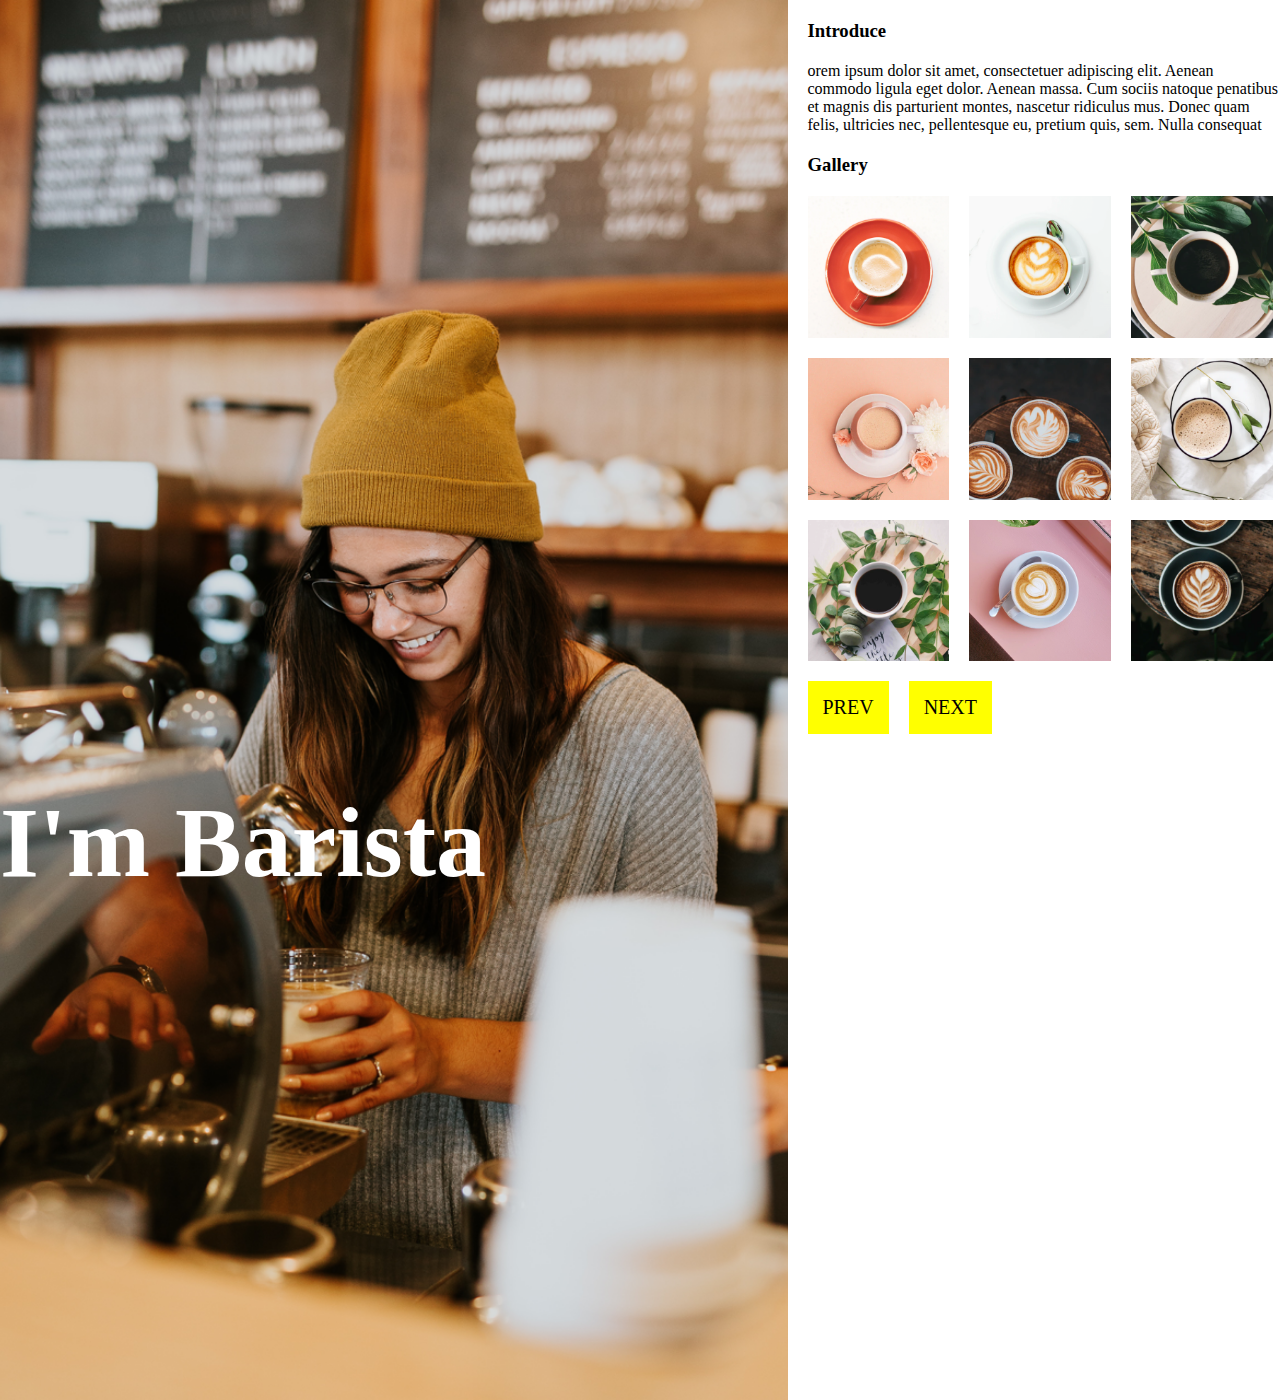
<file: cafe/index.html>
<!DOCTYPE html>
<html>
    <head>
        <title>Cafe</title>
        <link rel="stylesheet" href="style.css">
    </head>
    <body>
        <h1 class="cover-text">I'm Barista</h1>
        <main class="wrapper">
            <img class="cover" src="./images/cover.png" alt="cover">
                <div class="contents">
                    <h3 class="contents-text">Introduce</h3>
                    <p class="description">orem ipsum dolor sit amet, consectetuer adipiscing elit. Aenean commodo ligula eget dolor. 
                        Aenean massa. Cum sociis natoque penatibus et magnis dis 
                        parturient montes, nascetur ridiculus mus. Donec quam felis, ultricies nec,
                        pellentesque eu, pretium quis, sem. Nulla consequat
                    </p>
                    <h3 class="contents-text">Gallery</h3>
                    <ul class="l_row">
                        <li class="l_col">
                            <div class="box">
                                <img src="./images/photo_1.png" alt="#">
                            </div>
                        </li>
                        <li class="l_col">
                            <div class="box">
                                <img src="./images/photo_2.png" alt="#">
                            </div>
                        </li>
                        <li class="l_col">
                            <div class="box">
                                <img src="./images/photo_3.png" alt="#">
                            </div>
                        </li>
                        <li class="l_col">
                            <div class="box">
                                <img src="./images/photo_4.png" alt="#">
                            </div>
                        </li>
                        <li class="l_col">
                            <div class="box">
                                <img src="./images/photo_5.png" alt="#">
                            </div>
                        </li>
                        <li class="l_col">
                            <div class="box">
                                <img src="./images/photo_6.png" alt="#">
                            </div>
                        </li>
                        <li class="l_col">
                            <div class="box">
                                <img src="./images/photo_7.png" alt="#">
                            </div>
                        </li>
                        <li class="l_col">
                            <div class="box">
                                <img src="./images/photo_8.png" alt="#">
                            </div>
                        </li>
                        <li class="l_col">
                            <div class="box">
                                <img src="./images/photo_9.png" alt="#">
                            </div>
                        </li>
                    </ul>

                    <div class="l_row">
                        <div class= "contents-text button">
                            <div class="button-aticle">
                                PREV
                            </div>
                            <div class="button-aticle right">
                                NEXT
                            </div>
                        </div>
                    </div>
                </div>
        </main>
    </body>
</html>
</file>
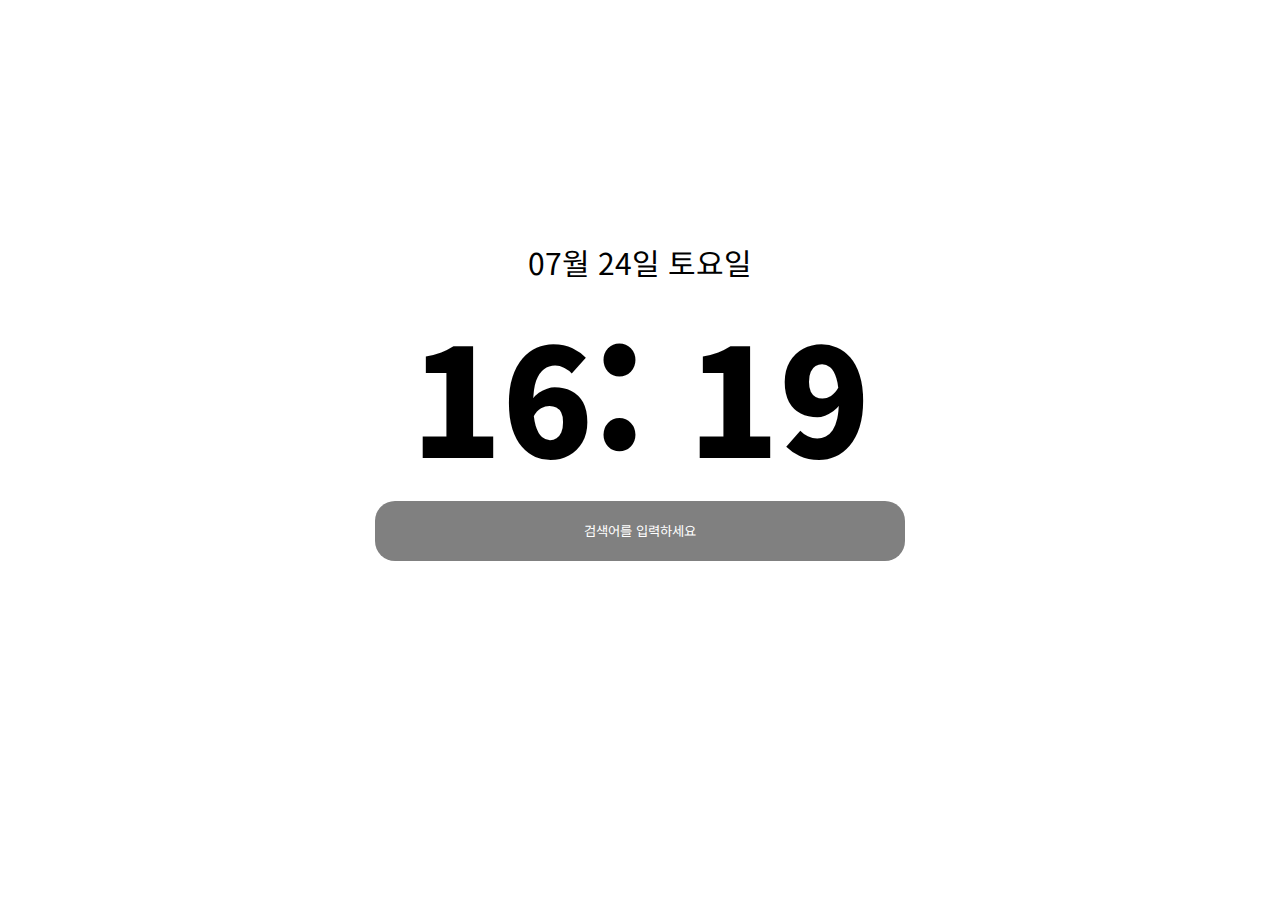
<file: Chrome extension/index.html>
<!DOCTYPE html>
<html lang="ko">
<head>
    <meta charset="UTF-8">
    <meta name="viewport" content="width=device-width, initial-scale=1.0">
    <link rel="preconnect" href="https://fonts.googleapis.com">
    <link href="https://fonts.googleapis.com/css2?family=Noto+Sans+KR:wght@300&display=swap" rel="stylesheet">
    <link rel="stylesheet" href="style.css">
    <title>test code</title>
</head>
<body>
    <!-- .main-wrapper -->
    <div class="main-container">
    <!-- section.wrapper -->
    <section class="wrapper">
        <div class="input-box">
            <div class="today-info">
                <div class="date">2023-10-20&금요일</div>
                <div class="time">9:57</div>
            </div>
            <div class="search">
            <input type="text" placeholder="검색어를 입력하세요" class="search-input"></div>
            </div>
    </section>
    <div class="quote"></div>
    </div>
    <script src="clock.js"></script>
    <script src="search.js"></script>
</body>
</html>
</file>
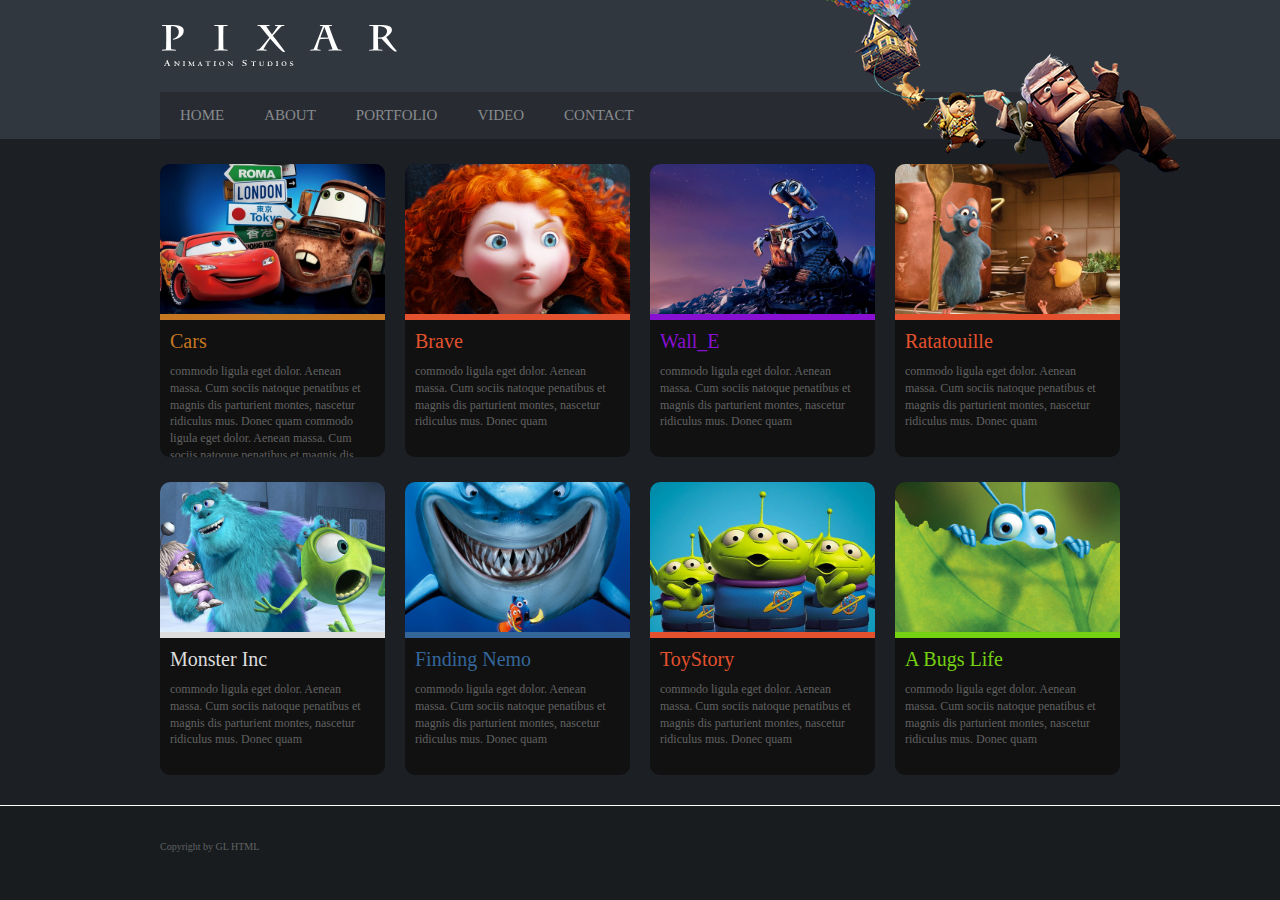
<file: pixar2/index.html>
<!DOCTYPE html>
<html>
    <head>
        <title>Responsive Pixar</title>
        <link rel="stylesheet" href="style.css">
    </head>
    <body>
        <header class="header">
            <div class="l_wrapper">
                <div class="header-inside">
                    <a href="#" class="header-logo">
                        <img class="header-logo" src="./images/header-logo.png" alt="header-logo">
                    </a>
                    <div class="header-point">
                        <img src="./images/header-point.png" alt="header-point">
                    </div>
                </div>
                    <ul class="header-nav">
                        <li class="lnb selected"><a href="#">HOME</a></li>
                        <li class="lnb"><a href="#">ABOUT</a></li>
                        <li class="lnb"><a href="#">PORTFOLIO</a></li>
                        <li class="lnb"><a href="#">VIDEO</a></li>
                        <li class="lnb"><a href="#">CONTACT</a></li>
                    </ul>
                </div>
        </header>
        <section class="contents">
            <div class="l_wrapper">
                <div class="contents">
                    <ul class="l_row">
                        <li class="l_col l_col_4_12 l_col_12_12" >
                           <div class="card">
                            <a href="page.html">
                                <div class="section-box">
                                    <img src="./images/pixar03.png" alt="cover">
                                    <div class="section-title orange">
                                        <h2 class="section-item">Cars</h2>
                                        <p class="section-description">
                                        commodo ligula eget dolor. Aenean massa. Cum sociis 
                                        natoque penatibus et magnis dis parturient montes, 
                                        nascetur ridiculus mus. Donec quam
                                        commodo ligula eget dolor. Aenean massa. Cum sociis 
                                        natoque penatibus et magnis dis parturient montes, 
                                        nascetur ridiculus mus. Donec quam
                                        </p>
                                    </div>
                                </div>
                            </a>
                           </div>
                        </li>
                        <li class="l_col">
                            <div class="card">
                                <div class="section-box">
                                    <img src="./images/pixar04.png" alt="cover">
                                    <div class="section-title red">
                                        <h2 class="section-item" >Brave</h2>
                                        <p class="section-description">
                                        commodo ligula eget dolor. Aenean massa. Cum sociis 
                                        natoque penatibus et magnis dis parturient montes, 
                                        nascetur ridiculus mus. Donec quam
                                        </p>
                                    </div>
                                </div>
                            </div>
                         </li>
                         <li class="l_col">
                            <div class="card">
                                <div class="section-box">
                                    <img src="./images/pixar05.png" alt="cover">
                                    <div class="section-title purple">          
                                        <h2 class="section-item">Wall_E</h2>
                                        <p class="section-description">
                                        commodo ligula eget dolor. Aenean massa. Cum sociis 
                                        natoque penatibus et magnis dis parturient montes, 
                                        nascetur ridiculus mus. Donec quam
                                        </p>
                                    </div>
                                </div>
                            </div>
                         </li>
                         <li class="l_col">
                            <div class="card">
                                <div class="section-box">
                                    <img src="./images/pixar06.png" alt="cover">
                                    <div class="section-title red">                                      
                                        <h2 class="section-item">Ratatouille</h2>
                                        <p class="section-description">
                                        commodo ligula eget dolor. Aenean massa. Cum sociis 
                                        natoque penatibus et magnis dis parturient montes, 
                                        nascetur ridiculus mus. Donec quam
                                        </p>
                                    </div>
                                </div>
                            </div>
                         </li>
                         <li class="l_col">
                            <div class="card">
                                <div class="section-box">
                                    <img src="./images/pixar07.png" alt="cover">
                                    <div class="section-title white">                                    
                                        <h2 class="section-item">Monster Inc</h2>
                                        <p class="section-description">
                                        commodo ligula eget dolor. Aenean massa. Cum sociis 
                                        natoque penatibus et magnis dis parturient montes, 
                                        nascetur ridiculus mus. Donec quam
                                        </p>
                                    </div>
                                </div>
                            </div>
                         </li>
                         <li class="l_col">
                             <div class="card">
                                <div class="section-box">
                                    <img src="./images/pixar08.png" alt="cover">
                                    <div class="section-title blue">                                      
                                        <h2 class="section-item">Finding Nemo</h2>
                                        <p class="section-description">
                                        commodo ligula eget dolor. Aenean massa. Cum sociis 
                                        natoque penatibus et magnis dis parturient montes, 
                                        nascetur ridiculus mus. Donec quam
                                        </p>
                                    </div>
                                </div>
                             </div>
                          </li>
                          <li class="l_col">
                             <div class="card">
                                <div class="section-box">
                                    <img src="./images/pixar09.png" alt="cover">
                                    <div class="section-title red">                                  
                                        <h2 class="section-item">ToyStory</h2>
                                        <p class="section-description">
                                        commodo ligula eget dolor. Aenean massa. Cum sociis 
                                        natoque penatibus et magnis dis parturient montes, 
                                        nascetur ridiculus mus. Donec quam
                                        </p>
                                    </div>
                                </div>
                             </div>
                          </li>
                          <li class="l_col">
                             <div class="card">
                                <div class="section-box">
                                    <img src="./images/pixar10.png" alt="cover">
                                    <div class="section-title green">
                                        <h2 class="section-item">A Bugs Life</h2>
                                        <p class="section-description">
                                        commodo ligula eget dolor. Aenean massa. Cum sociis 
                                        natoque penatibus et magnis dis parturient montes, 
                                        nascetur ridiculus mus. Donec quam
                                        </p>
                                    </div>
                                </div>
                             </div>
                          </li>
                    </ul>
                </div>
            </div>
        </section>
        <footer class="footer">
            <div class="l_wrapper">
                Copyright by GL HTML
            </div>
        </footer>
    </body>
</html>
</file>
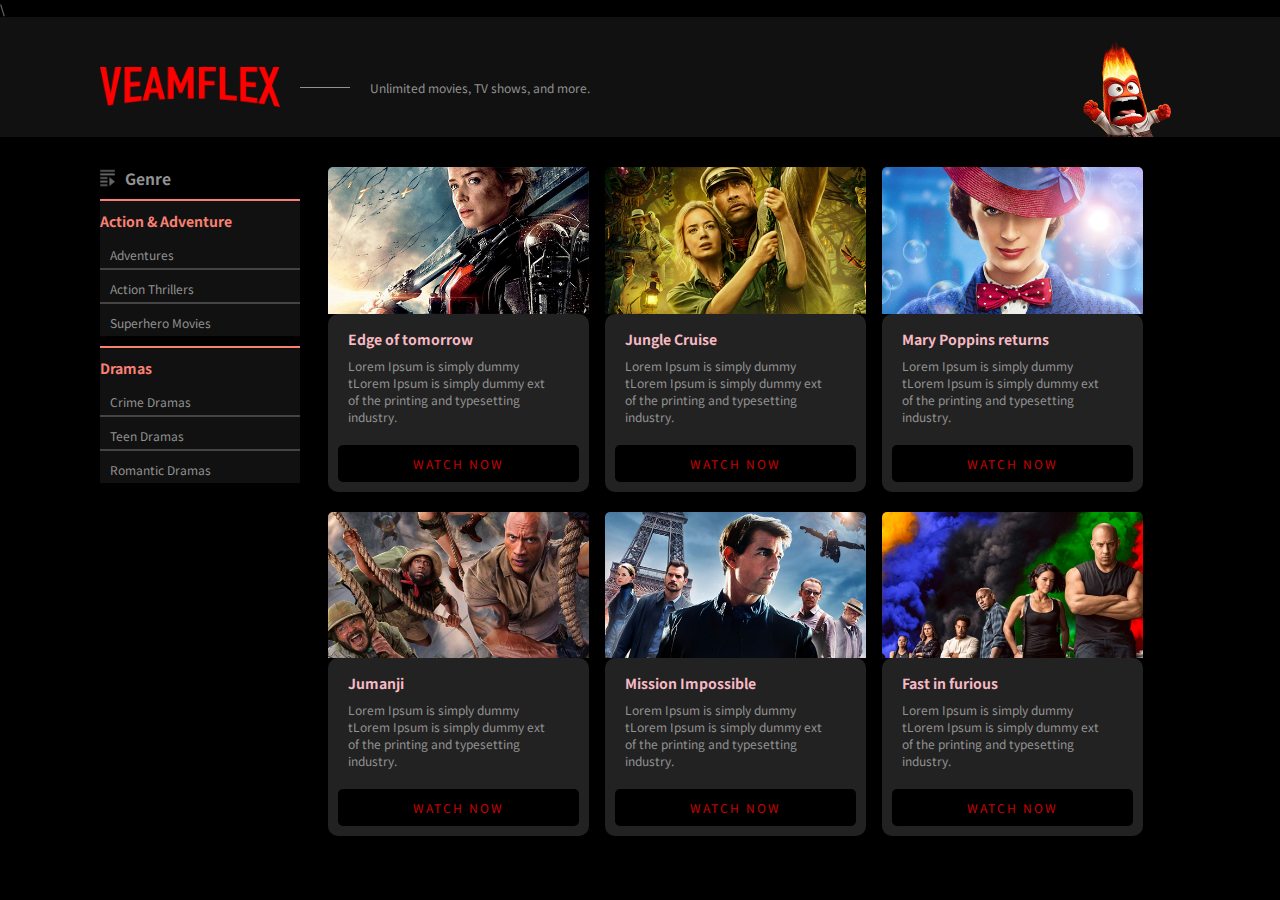
<file: veamflex/index.html>
\<!DOCTYPE html>
<html>
    <head>
		<meta charset="UTF-8">
        <title>VEAMFLEX</title>
        <link rel="stylesheet" href="style.css">
        <link rel="preconnect" href="https://fonts.googleapis.com">
        <link rel="preconnect" href="https://fonts.gstatic.com" crossorigin>
        <link href="https://fonts.googleapis.com/css2?family=Noto+Sans+KR:wght@400;700&display=swap" rel="stylesheet">
    </head>
    <body>
        <!-- header -->
        <main class="header">
            <div class="l_wrapper">
                <div class="header-inside">
                    <div class="logo"><a href="#"><img src="./images/logo.png" alt="logo"></a></div>
                    <p class="description">Unlimited movies, TV shows, and more.</p>
                    <img class="anger" src="./images/anger.png" alt="#">
                </div>
            </div>
        </main>
        <section class="container">
            <div class="l_wrapper">
                <div class="container-contents">
                    <!-- menubar -->
                    <div class="container-side">
                        <div class="genre">
                            <img class="icon" src="./images/icon.png" alt="icon">
                            <a href="#"><h2 class="genre-title">Genre</h2></a>
                        </div>
                            <ul class="menu">
                              <a href="#"><h3 class="title">Action & Adventure</h3></a>
                                <li class="item">Adventures</li>
                                <li class="item">Action Thrillers</li>
                                <li class="item border">Superhero Movies</li>
                            </ul>
                            <ul class="menu">
                                <a href="#"><h3 class="title">Dramas</h3></a>
                                <li class="item">Crime Dramas</li>
                                <li class="item">Teen Dramas</li>
                                <li class="item border">Romantic Dramas</li>
                            </ul>
                    </div>
                    <!-- contents -->
                    <div class="l_contents">
                        <div class="box">
                            <div class="contents-box">
                                <a href="#"><img class="cover" src="./images/cover001.png" alt="#"></a>
                                <div class="card">
                                    <div class="article">
                                        <h4 class="card-title">Edge of tomorrow</h4>
                                        <p> Lorem Ipsum is simply dummy tLorem Ipsum is simply 
                                            dummy ext of the printing and typesetting industry.
                                        </p>
                                    </div>
                                    <a href="#"><span>WATCH NOW</span></a>
                                </div>
                            </div>
                            <div class="contents-box">
                                <a href="#"><img class="cover" src="./images/cover002.png" alt="#"></a>
                                <div class="card">
                                    <div class="article">
                                        <h4 class="card-title">Jungle Cruise</h4>
                                        <p> Lorem Ipsum is simply dummy tLorem Ipsum is simply 
                                            dummy ext of the printing and typesetting industry.
                                        </p> 
                                    </div>
                                    <a href="#"><span>WATCH NOW</span></a>
                                </div>
                            </div>
                            <div class="contents-box">
                                <a href="#"><img class="cover" src="./images/cover003.png" alt="#"></a>
                                <div class="card">
                                    <div class="article">
                                        <h4 class="card-title">Mary Poppins returns</h4>
                                        <p> Lorem Ipsum is simply dummy tLorem Ipsum is simply 
                                            dummy ext of the printing and typesetting industry.
                                        </p>
                                    </div>
                                    <a href="#"><span>WATCH NOW</span></a>
                                </div>
                            </div>
                            <div class="contents-box">
                                <a href="#"><img class="cover" src="./images/cover004.png" alt="#"></a>
                                <div class="card">
                                    <div class="article">
                                        <h4 class="card-title">Jumanji</h4>
                                        <p> Lorem Ipsum is simply dummy tLorem Ipsum is simply 
                                            dummy ext of the printing and typesetting industry.
                                        </p>
                                    </div>
                                    <a href="#"><span>WATCH NOW</span></a>
                                </div>
                            </div>
                            <div class="contents-box">
                                <a href="#"><img class="cover" src="./images/cover005.png" alt="#"></a>
                                <div class="card">
                                    <div class="article">
                                        <h4 class="card-title">Mission Impossible</h4>
                                        <p> Lorem Ipsum is simply dummy tLorem Ipsum is simply 
                                            dummy ext of the printing and typesetting industry.
                                        </p>
                                    </div>
                                    <a href="#"><span>WATCH NOW</span></a>
                                </div>
                            </div>
                            <div class="contents-box">
                                <a href="#"><img class="cover" src="./images/cover006.png" alt="#"></a>
                                <div class="card">
                                    <div class="article">
                                        <h4 class="card-title">Fast in furious</h4>
                                        <p> Lorem Ipsum is simply dummy tLorem Ipsum is simply 
                                            dummy ext of the printing and typesetting industry.
                                        </p>
                                    </div>
                                    <a href="#"><span>WATCH NOW</span></a>
                                </div>
                            </div>
                        </div>
                    </div>
                </div>
            </div>
        </section>
    </body>
</html>
</file>
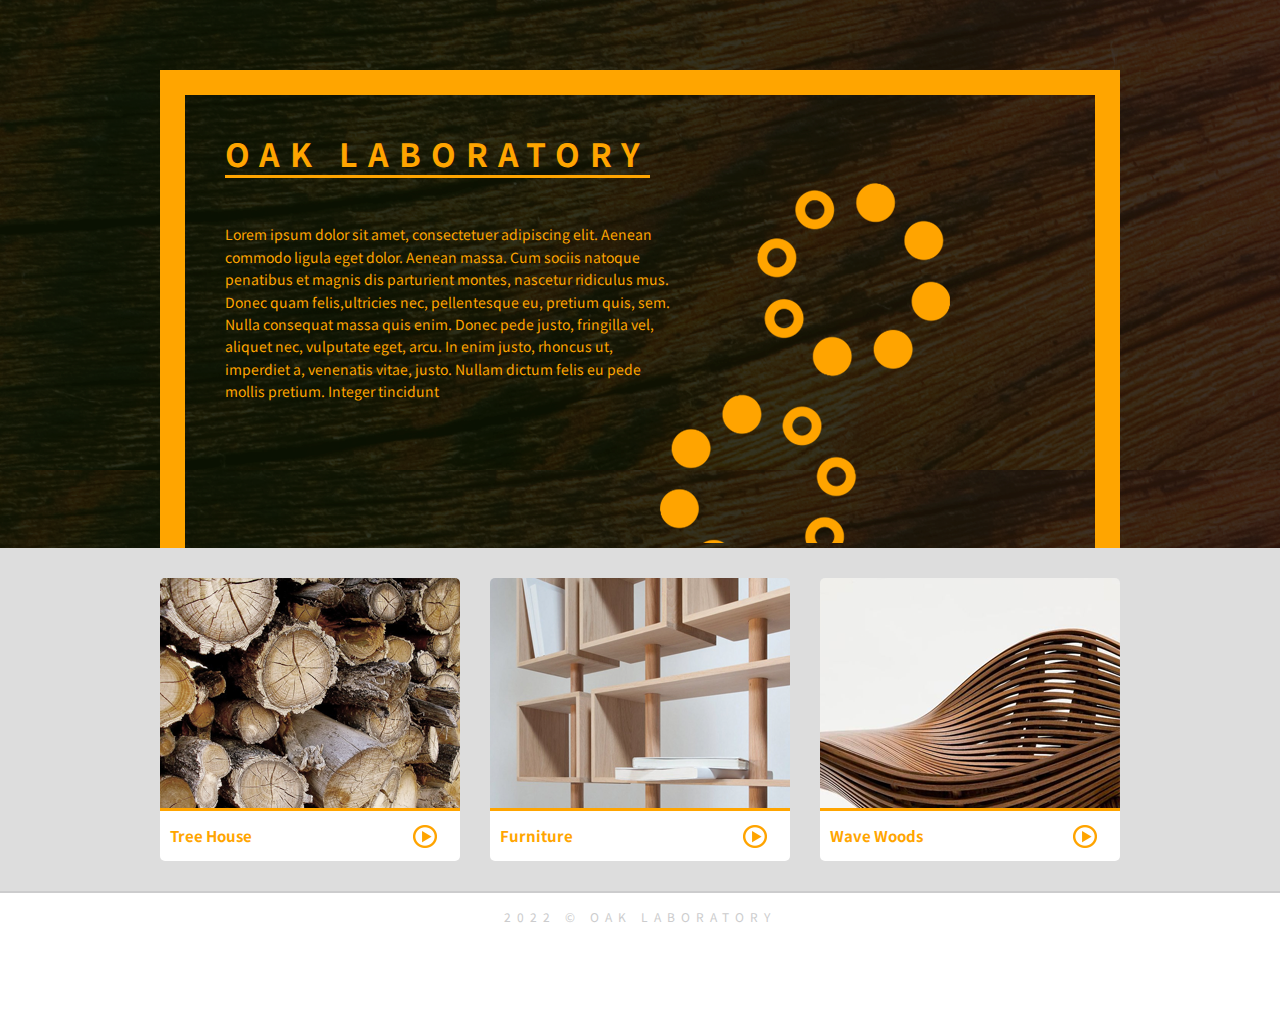
<file: wood/index.html>
<!DOCTYPE html>
<html>
    <head>
        <meta charset="utf-8">
        <title>WOOD</title>
        <link rel="stylesheet" href="style.css">
        <link rel="preconnect" href="https://fonts.googleapis.com">
        <link rel="preconnect" href="https://fonts.gstatic.com" crossorigin>
        <link href="https://fonts.googleapis.com/css2?family=Noto+Sans+KR:wght@400;@900display=swap" rel="stylesheet">
    </head>
    <body>
        <main class="header">
            <div class="wrapper">
                <div class="box">
                    <div class="header-box">
                        <h1 class="header-title">OAK LABORATORY</h1>
                        <p class="description">
                            Lorem ipsum dolor sit amet, consectetuer adipiscing elit. Aenean 
                            commodo ligula eget dolor. Aenean massa. Cum sociis natoque
                            penatibus et magnis dis parturient montes, nascetur ridiculus mus.
                            Donec quam felis,ultricies nec, pellentesque eu, pretium quis, sem.
                            Nulla consequat massa quis enim. Donec pede justo, fringilla vel, 
                            aliquet nec, vulputate eget, arcu. In enim justo, rhoncus ut,
                            imperdiet a, venenatis vitae, justo. Nullam dictum felis eu pede
                            mollis pretium. Integer tincidunt
                        </p>
                    </div>
                </div>
            </div>
        </main>
        <section class="contents">
            <div class="wrapper"> 
                <div class="container">
                    <div class="container-box">
                        <img class="cover" src="./images/type-a.png" alt="cover">
                        <div class="item">
                        <h2>Tree House</h2>
                            <img src="./images/play.png" alt="#">
                        </div>
                    </div>
                    <div class="container-box">
                        <img class="cover" src="./images/type-b.png" alt="cover">
                        <div class="item">
                            <h2>Furniture</h2>
                            <img src="./images/play.png" alt="#">
                        </div>
                    </div>
                    <div class="container-box">
                        <img class="cover" src="./images/type-c.png" alt="cover">
                        <div class="item">
                            <h2>Wave Woods</h2>
                            <img src="./images/play.png" alt="#">
                        </div>
                    </div>
                </div>
            </div>        
        </section>   
        <footer class="footer">
            <div class="wrapper">
                2022 © OAK LABORATORY
            </div>
        </footer>
    </body>
</html>
</file>
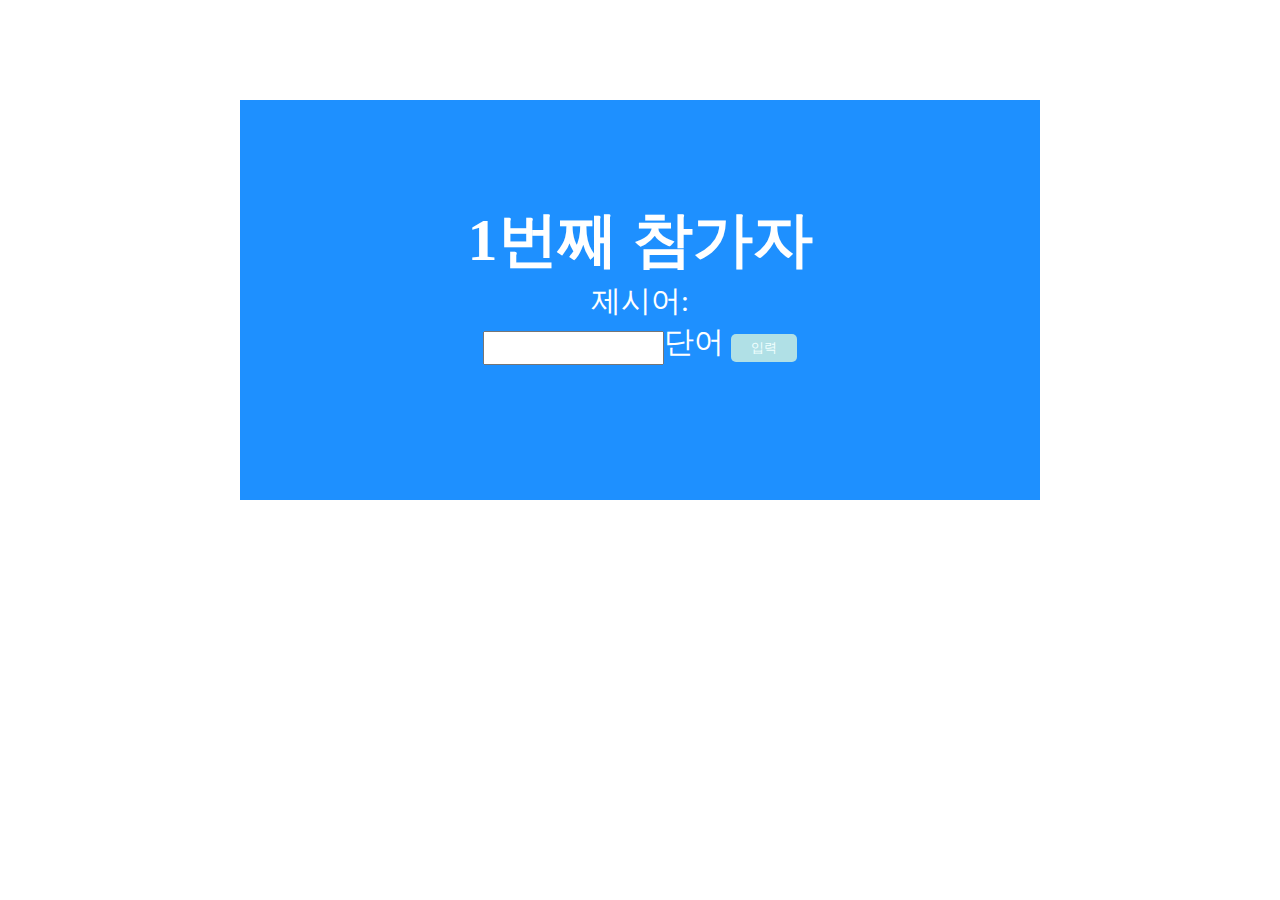
<file: 끝말잇기/index.html>
<!DOCTYPE html>
<html lang="ko">
<head>
    <meta charset="UTF-8">
    <meta http-equiv="X-UA-Compatible" content="IE=edge">
    <meta name="viewport" content="width=device-width, initial-scale=1.0">
    <link rel="stylesheet" href="./style.css">
    <!-- <script src="https://code.jquery.com/jquery-3.4.1.js"></script> -->
    <title>끝말잇기 연습</title>
</head>
<body>
  <!-- section -->
  <section class="contents">
    <!-- l_warpper -->
    <div class="wrapper">
      <div class="box">
        <div class="user-box">
          <h1 class="user"><span id="order">1</span>번째 참가자</h1>
          <div>
            제시어:
            <span id="word"></span>
          </div>
          <input id="input" type="text">단어
          <button class="btn">입력</button>
        </div>
      </div>
    </div>
  </section>
  <script src="function.js"></script>
</body>
</html>
</file>
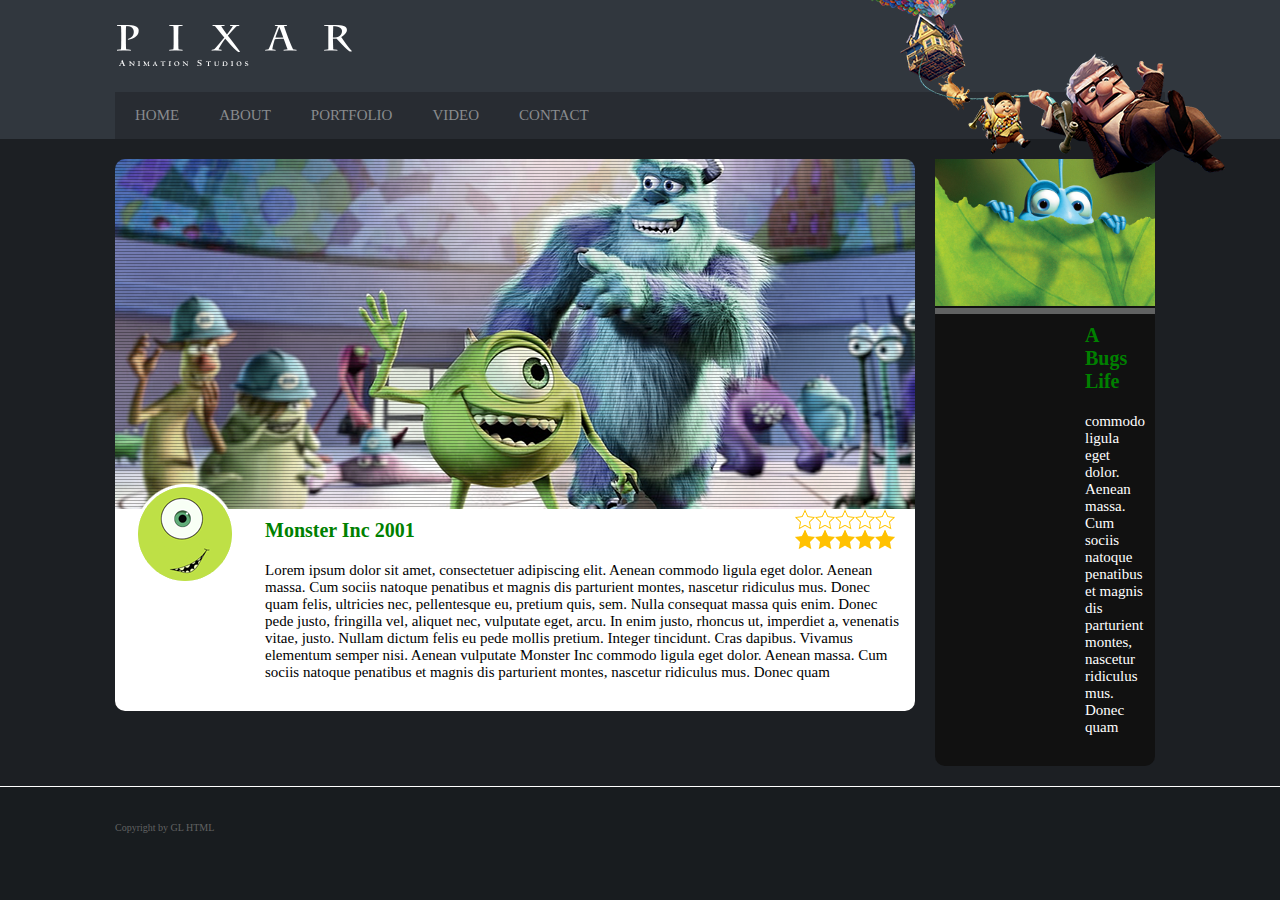
<file: pixar2/page.html>
<!DOCTYPE html>
<html>
    <head>
        <title>Responsive Pixar</title>
        <link rel="stylesheet" href="stylepage.css">
    </head>
    <body>
        <header class="header">
            <div class="l_wrapper">
                <div class="header-inside">
                    <a href="#" class="header-logo">
                        <img class="header-logo" src="./images/header-logo.png" alt="header-logo">
                    </a>
                    <div class="header-point">
                        <img src="./images/header-point.png" alt="header-point">
                    </div>
                </div>
                    <ul class="header-nav">
                        <li class="lnb selected"><a href="#">HOME</a></li>
                        <li class="lnb"><a href="#">ABOUT</a></li>
                        <li class="lnb"><a href="#">PORTFOLIO</a></li>
                        <li class="lnb"><a href="#">VIDEO</a></li>
                        <li class="lnb"><a href="#">CONTACT</a></li>
                    </ul>
                </div>
        </header>
        <section class="contents">
            <div class="l_wrapper">
              <div class="contents">
                <div class="l_row">
                    <li class="l_col" >
                        <div class="main">
                            <img src="./images/cover01.png" alt="cover">
                            <div class="card">
                                <img class="section-icon" src="./images/icon01.png" alt="icon">
                                <div class="section-box">
                                    <img class="star" src="./images/star.png" alt="star">
                                    <div class="section-title white">
                                        <h2 class="section-item">Monster Inc <span>2001</span></h2>
                                        <p class="section-description">
                                            Lorem ipsum dolor sit amet, consectetuer adipiscing elit. Aenean commodo ligula eget dolor. Aenean massa.
                                             Cum sociis natoque penatibus et magnis dis parturient montes, nascetur ridiculus mus. Donec quam felis, ultricies nec, 
                                             pellentesque eu, pretium quis, sem. Nulla consequat massa quis enim. Donec pede justo, fringilla vel, aliquet nec, vulputate eget, arcu.
                                              In enim justo, rhoncus ut, imperdiet a, venenatis vitae, justo. Nullam dictum felis eu pede mollis pretium. Integer tincidunt. Cras dapibus. 
                                              Vivamus elementum semper nisi. Aenean vulputate Monster Inc
                                             commodo ligula eget dolor. Aenean massa. Cum sociis natoque penatibus et magnis dis parturient montes, nascetur ridiculus mus. Donec quam
                                        </p>
                                    </div>
                                </div>
                           </div>
                        </div>
                        <div class="aticle">
                            <div class="section-box">
                                <img class="aticle-img" src="./images/pixar10.png" alt="cover">
                                <div class="section-title green">
                                    <h2 class="section-item">A Bugs Life</h2>
                                    <p class="section-description">
                                    commodo ligula eget dolor. Aenean massa. Cum sociis 
                                    natoque penatibus et magnis dis parturient montes, 
                                    nascetur ridiculus mus. Donec quam
                                    </p>
                                </div>
                            </div>
                         </div>
                    </li>
                </div>
              </div>
            </div>
        </section>
        <footer class="footer">
            <div class="l_wrapper">
                Copyright by GL HTML
            </div>
        </footer>
    </body>
</html>
</file>
<file: veamflex/style.css>
* {
    margin: 0;
    padding: 0;
    color:#929292;
}

a {
    list-style: none;
    text-decoration: none;
}

ul,li{
    text-decoration: none;
    list-style: none;
}

img {
    vertical-align: top;
    max-width: 100%;

}

:root {
    font-size: 12px;
    font-family: 'Noto Sans KR', sans-serif;
}

/* Layouts */
.l_wrapper {
    max-width: 1080px;
    margin: 0 auto;
}

/* Component */
body {
    background-color: black;
}

/* header */
.header {
    background-color: #111111;
}

.header-inside {
    display: flex;
    align-items: center;
    gap: 20px;
    padding-top: 20px;
}

.logo {
    flex-basis: 180px;
}

.description::before {
    content: '';
    width: 50px;
    height: 1px;
    background-color: currentColor;
}

p.description {
    display: flex;
    align-items: center;
    gap: 20px;
}

.anger {
    flex-basis: 100px;
    width: 100px;
    margin-bottom: auto;
    margin-left: auto;
}

/* section-menu */

.container {
    margin: 30px 0;
}

.container-contents {
    display: flex;
    gap: 20px;
}

.container-side {
    flex-basis: 200px;
    flex-shrink: 0;
}

.genre {
    display: flex;
    max-width: 15px;
    flex-shrink: 0;
    font-size: 12px;
    gap: 10px;
}

.genre-title {
    font-size: 1.3em;
}

.menu {
    background-color: #111111;
    border-top: 2px solid #FA8073;
    margin:10px 0
}

.title {
    color: #FA8073;
    margin: 10px 0 15px 0;
}

.item {
    color: #929292;
    border-bottom: 2px solid #444444;
    padding: 0 0 5px 10px;
    margin-bottom: 10px;
}

.item.border {
    border-bottom: none;
}

/* section-contents */

.box {
    display: flex;
    flex-wrap: wrap;
    row-gap: 20px;
    flex-grow: 1;
}

.contents-box {
    width: 30.333333%;
    padding: 0 8px;
}

.cover {
    border-radius: 5px 5px 0 0;
    overflow: hidden;

}

.card {
    padding: 15px 30px 10px 10px;
    background-color: #222222;
    border-radius: 10px;
}

.card-title {
    color: #F7BAC4;
    font-size: 14px;
    padding-bottom: 8px;
}

.article {
    padding-left: 10px;
}

span {
    background-color: black;
    color: #f00C;
    margin-top: 20px;
    padding: 10px;
    display: block;
    text-align: center;
    border-radius: 5px;
    width: 100%;
    letter-spacing: 2px;
}

@media (max-width:768px) {
    .contents-box {
         width: 100%;
    }
    /* .container {
        padding: 20px;
    } */
    }
</file>
<file: wood/style.css>
* {
    margin: 0;
    padding: 0;
}

:root {
    font-family: 'Noto Sans KR', sans-serif;
}

.wrapper {
    margin: 0 auto;
    max-width: 960px;
}

/* header */
.header {
    color: aliceblue;
    background-image: url(./images/header-bg.png);
    padding-top: 70px;
}

.box {
    border-width: 25px 25px 0 25px;
    border-style: solid;
    color: orange;
    border-color: currentColor;
    padding: 20px 0 0 40px;
 
}

.header-box::after {
    content: '';
    background-image: url(./images/container-bg.png);
    background-repeat: no-repeat;
    width: 300px;
    height: 360px;
    display: inline-block;
    position: relative;
    left: 50%;
    margin-top: -220px;
}

.header-title {
    margin:15px 0 25px 0;
    letter-spacing: 10px;
    text-decoration: underline;
    text-underline-offset: 8px;
}

.description {
    line-height: 1.6em;
    font-size: 14px;
    white-space: 1.5em;
    white-space:pre-line;
}

/* section */
.contents {
    background-color: #DDDDDD;
}

.container {
    padding: 30px 0;
    display: flex;
    gap: 30px;
}

.cover {
    vertical-align: top;
}

.container-box {
    border-radius: 5px;
    overflow: hidden;
}

.item {
    background-color: #FFFFFF;
    display: flex;
    color: orange;
    border-top: 3px solid currentColor ;
    font-size: 10px;
    align-items: center;
    justify-content: space-between;
    padding: 0 10px;
}

/* footer */
.footer {
  color: #CCCCCD;
  text-align: center;
  letter-spacing:0.5em;
  font-size: 12px;
  border-top: 2px solid currentColor;
  padding: 15px 0 100px 0 ;
 
}
</file>
<file: 끝말잇기/style.css>
* {
    margin: 0;
    padding: 0;
}

button {
    background: inherit; 
    border:none; 
    box-shadow:none;
    border-radius:0;
    padding:0;
    overflow:visible;
    cursor:pointer;
}

.wrapper {
    max-width: 800px;
    margin: 100px auto;
}

.box {
    text-align: center;
    font-size: 30px;
    height: 400px;
    background-color: dodgerblue;
    color: white;
}

.user-box {
    padding: 100px;
}

input {
    height: 30px;
}

.btn {
    background-color: powderblue;
    border-radius: 5px;
    padding: 5px 20px;
    color: azure;
}
</file>
<file: cafe/style.css>
/* Resets */
* {
    margin: 0;
    padding: 0;
    list-style: none;
    text-decoration: none;
}

img {
    max-width: 100%;
    vertical-align: top;
    object-fit: cover;
}

/* Layout */
.wrapper {
    display: flex;
    gap: 20px;
}

.l_row {
    max-width: 1200px;
    display: flex;
    flex-wrap: wrap;
    gap: 20px;
}

.l_col {
    max-width: 30%;
    box-sizing: border-box;
}

/* Component */
.cover-text {
    position: absolute;
    bottom: 0;
    color: white;
    font-size: 100px;
}

.cover {
    max-height: 1400px;
    aspect-ratio: 9 / 16;
}

.contents-text {
    padding: 20px 0;
}

.contents-text.button {
    font-size: 20px;
    display: flex;
    gap: 20px;
    
}

.button-aticle {
      background-color: yellow;
      padding: 15px;
}

.button-aticle.right {
    text-align: right;
}
</file>
<file: Chrome extension/style.css>
/* reset */
* {
    margin: 0 auto;
    padding: 0;
    font-family: 'Noto Sans KR', sans-serif;
    border: inherit;
}

body {
    background-image: url(https://images.unsplash.com/photo-1495360010541-f48722b34f7d?auto=format&fit=crop&q=80&w=1936&ixlib=rb-4.0.3&ixid=M3wxMjA3fDB8MHxwaG90by1wYWdlfHx8fGVufDB8fHx8fA%3D%3D);
    background-repeat: no-repeat;
    background-size: cover;
}
.main-container {
    margin: 50px auto;
    max-width: 500px;
    /* background-color: darkorchid; */
}

section.wrapper {
   min-height: 700px;
    display: flex;
    justify-content: center;
    align-items: center;
    text-align: center;   
}

.today-info {
    /* background-color: aquamarine; */
}

.date {
    font-size: 30px;
    /* background-color: darkorchid; */
}

.time {
    font-size: 150px;
    font-weight: 900; 
    border-radius: 20px;
}

.search-input {
    min-width: 530px;
    min-height: 60px;
    color: white;
    border-radius: 20px;
    background-color: gray;
    text-align: center;
}
.search-input::placeholder {
    color: white;
}
</file>
<file: pixar2/style.css>
/* Resets */
* {
    margin: 0;
    padding: 0;
    list-style: none;
    text-decoration:none;
    outline: none
}


/* Typography */
:root {
    font-size: 10px;
}

/* Layouts */
.l_wrapper {
    max-width: 960px;
    margin: 0 auto;
}

.l_row {
    display: flex;;
    gap: 20px;
    row-gap: 0;
    flex-wrap: wrap;
}

.l_col {
    flex-basis: 20%;
    flex-grow: 1;
}

/* Components */
body {
    background-color: #181C1F;
}

.header {
    background-color: #31373E;
}

.header-inside {
    display: flex;
    position: relative;
    left: 0;
    top: 0;
}

.header-logo {
    padding: 10px 0;
}

.header-point {
    position: absolute;
    margin-right:-60px;
    top: 0;
    right: 0;
}

.header-nav {
    display: flex;
    max-height: 50px;
    /* gap: 5px; */
    font-size: 1.5rem;
    background-color: #282C32;

}

.lnb {
    padding: 15px 20px;
}
   
.lnb a {
    color: #888B8E;
}
  
/* .lnb:hover {
    background-color: #1C1F23;
}
   
.lnb a:hover {
    color: white;
} */

.lnb.selected:hover {
    background-color: #1C1F23;
}
    
.lnb.selected a:hover {
    color: white;
}
   

/* section */

.contents { 
    background-color: #1C1F23;
    padding-bottom: 15px;
}

.card {
    margin-top: 25px;
}

.section-box {
    color: white;
    background-color: #111111;
    border-radius: 10px;
}

.section-box:hover {
    opacity: 30%;
}

.section-title {
    max-height: 140px;
    border-top: 6px solid #616262;
    padding: 10px;  
    overflow: hidden;
}

.section-item {
    font-size: 2rem;
    font-weight: normal;
}

.orange {
   border-top-color: #C67722;
   color: #C67722;
}

.red {
    border-top-color: #E4512E;
    color: #E4512E;
}

.purple {
    border-top-color: #8710D2;
    color: #8710D2;
}

.white {
    border-top-color: #DDDDDD;
    color: #DDDDDD;
}

.blue {
    border-top-color: #34669A;
    color: #34669A;
}

.green {
    border-top-color: #75D212;
    color: #75D212;
}

.section-description {
    font-size: 1.2rem;
    padding-top: 10px;
    color: #616262;
    line-height: 1.4;
    height: calc( 5em * 1.4 );
}

.card img {
    max-width: 100%;
    border-radius: 10px 10px 0 0;
    vertical-align: top
}

.footer {
    color: #616262;
    background-color: #181C1F;
    padding: 35px 0;
    border-top: 1px solid white;
}

/* Mediaquries */

/* Tablet */
@media ( max-width: 1024px ) {
    
.l_col {
    box-sizing: border-box;
    padding: 0 20px;
}

.l_col_4_12  { width: 33.33333333%; }
} 

/* Mobile */
@media ( max-width: 480px ) {
    .l_col_12_12 { width: 100%; }
}
</file>
<file: pixar2/stylepage.css>
/* Resets */
* {
    margin: 0;
    padding: 0;
    list-style: none;
    text-decoration:none;
    outline: none
}


/* Typography */
:root {
    font-size: 10px;
}

/* Layouts */
.l_wrapper {
    max-width: 1050px;
    margin: 0 auto;
}

.l_row {
    display: flex;;
    gap: 20px;
    flex-wrap: wrap;
}

.l_col {
    flex-basis:  58.33333333%;
    margin: 20px 0;
    display: flex;
    flex-direction: row;
}

/* Components */
body {
    background-color: #181C1F;
}

.header {
    background-color: #31373E;
}

.header-inside {
    display: flex;
    position: relative;
    left: 0;
    top: 0;
}

.header-logo {
    padding: 10px 0;
}

.header-point {
    position: absolute;
    margin-right:-60px;
    top: 0;
    right: 0;
}

.header-nav {
    display: flex;
    max-height: 50px;
    /* gap: 5px; */
    font-size: 1.5rem;
    background-color: #282C32;

}

.lnb {
    padding: 15px 20px;
}
   
.lnb a {
    color: #888B8E;
}
  
/* .lnb:hover {
    background-color: #1C1F23;
}
   
.lnb a:hover {
    color: white;
} */

.lnb.selected:hover {
    background-color: #1C1F23;
}
    
.lnb.selected a:hover {
    color: white;
}
   

/* section */
.contents { 
    background-color: #1C1F23;
}


.section-box {
    color: white;
    background-color: #111111;
    border-radius: 10px;
}

.star {
    position: absolute;
    object-fit: cover;
    right: 0;
}

.section-title {
    border-top: 6px solid #616262;
    padding: 10px;  
    overflow: hidden;
    border-radius: 0 0 10px 10px;
    padding-left: 150px;
}

.section-icon {
    position: absolute;
    bottom: 30%;
}

.white {
    border: none;
    color:black;
    background-color: white;
}

.section-item {
    font-size: 2rem;
    color: green;
}

.main {
    object-fit: cover;
    position: relative;
 
}

.main img {
    vertical-align: top;
    border-radius: 10px 10px 0 0;

}

.card img {
    padding:  0 20px;
}

.section-description {
    font-size: 1.5rem;
    padding: 20px 0;
}

.aticle {padding-left: 20px;}

.aticle-img {
    width: 100%;

}

.footer {
    color: #616262;
    background-color: #181C1F;
    padding: 35px 0;
    border-top: 1px solid white;
}

/* Mediaquries */

/* Tablet */
@media ( max-width: 1024px ) {
    
.l_col {
    box-sizing: border-box;
    padding: 0 20px;
}

.l_col_4_12  { width: 33.33333333%; }
} 

/* Mobile */
@media ( max-width: 480px ) {
    .l_col_12_12 { width: 100%; }
}
</file>
